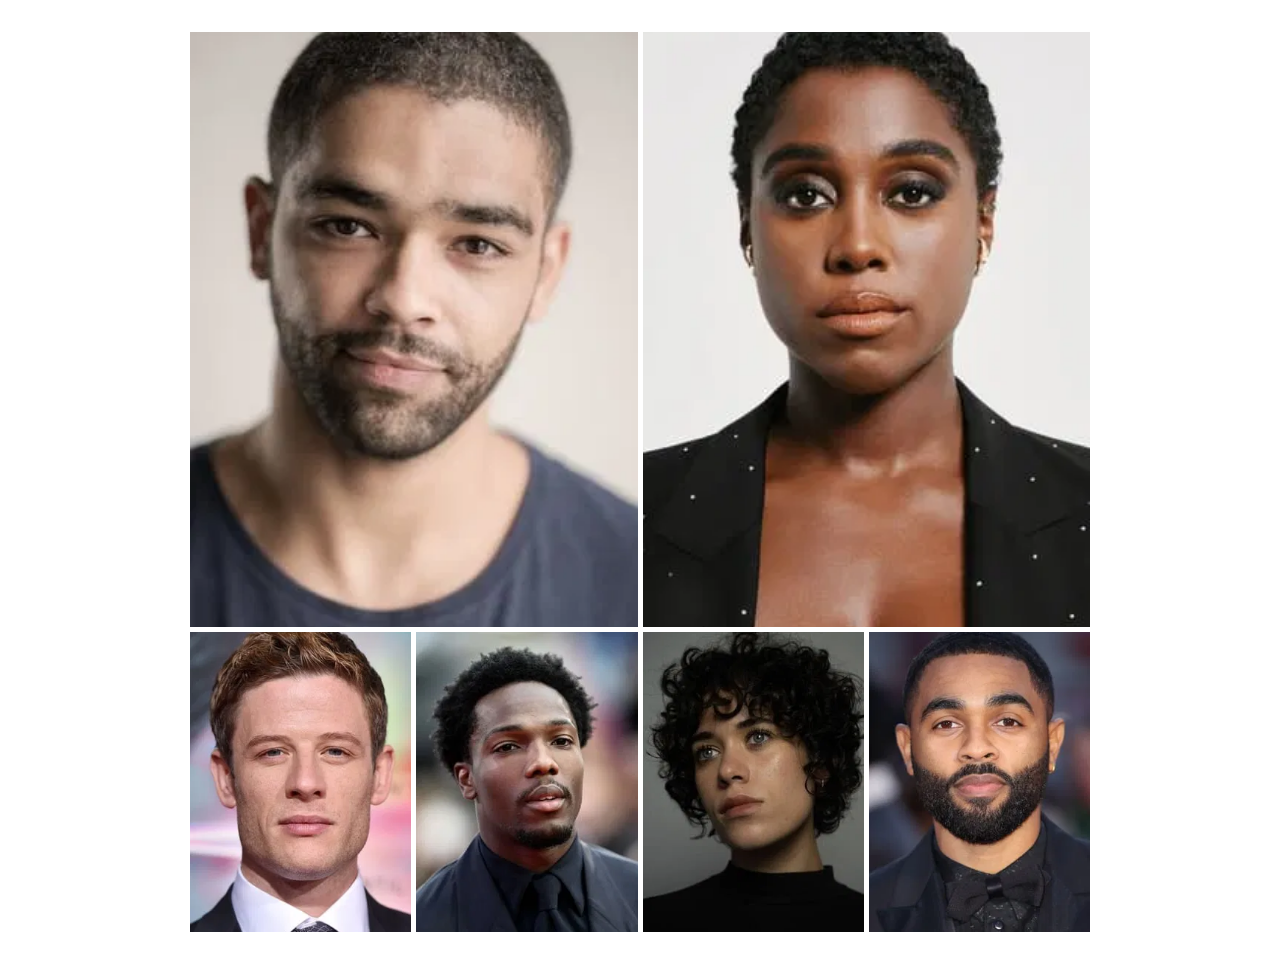
<file: actorsGallery.html>
<!DOCTYPE html>
<html lang="en">
<head>
    <meta charset="UTF-8">
    <meta name="viewport" content="width=device-width, initial-scale=1.0">
    <link rel="stylesheet" href="css/gallery.css">
    <title>Bob Marley Actors Gallery</title>
</head>
<body>
   
    <div class="container">
        <div class="kingsley">
            <div class="img">
                <img src="images/Kingsley.jpg" alt="">
            </div>
        </div>
       
        <div class="lashana">
            <div class="img">
                <img src="images/Lashana.jpg" alt="">
            </div> 
        </div>
        <div class="james">
            <div class="img">
                <img src="images/James.jpg" alt="">
            </div>
        </div>
        <div class="tosin">
            <div class="img">
                <img src="images/Tosin.jpg" alt="">
            </div>
        </div>
        <div class="umi">
            <div class="img">
                <img src="images/Umi.jpg" alt="">
            </div>
        </div>
        <div class="anthony">
            <div class="img">
                <img src="images/Anthony.jpg" alt="">
            </div>
        </div>
    </div>



</body>
</html>
</file>
<file: css/gallery.css>
* {
    margin: 0;
    padding: 0;
    box-sizing: border-box;
    /*border: 1px solid red;*/
}

.container {
    width: 900px;
    height: 900px;
    margin: 2rem auto;
    display: grid;
    grid-template-columns: repeat(4, 1fr);
    grid-template-rows: 595px 300px;
    gap: 5px;
}
.container > div {
    width: 100%;
    height: 100%;
}
.img {
    width: 100%;
    height: 100%;
}
.img img {
    width: 100%;
    height: 100%;
    object-fit: cover;
}
.kingsley {
    grid-column: 1/3;
    grid-row: 1/2;
}
.lashana {
    grid-column: 3/5;
    grid-row: 1/2;
}
.james {
    grid-column: 1/2;
    grid-row: 2/2;
}
.tosin {
    grid-column: 2/3;
    grid-row: 2/2;
}
.umi {
    grid-column: 3/4;
    grid-row: 2/2;
}
.anthony {
    grid-column: 4/5;
    grid-row: 2/2;
}
@media (max-width: 568px) {
    body {
        background-color: black;
    }
.container {
    width: auto;
    grid-template-columns: repeat(1, auto);
    grid-template-rows: repeat(6, 1fr);
    grid-template-areas:
    "kingsley"
    "lashana"
    "james"
    "tosin"
    "umi"
    "anthony"
    ;
}
.kingsley {
    grid-area: kingsley;
}
.lashana {
    grid-area: lashana;
}
.james {
    grid-area: james;
}
.tosin {
    grid-area: tosin;
}
.umi {
    grid-area: umi;
}
.anthony {
    grid-area: anthony;
}
}
</file>
